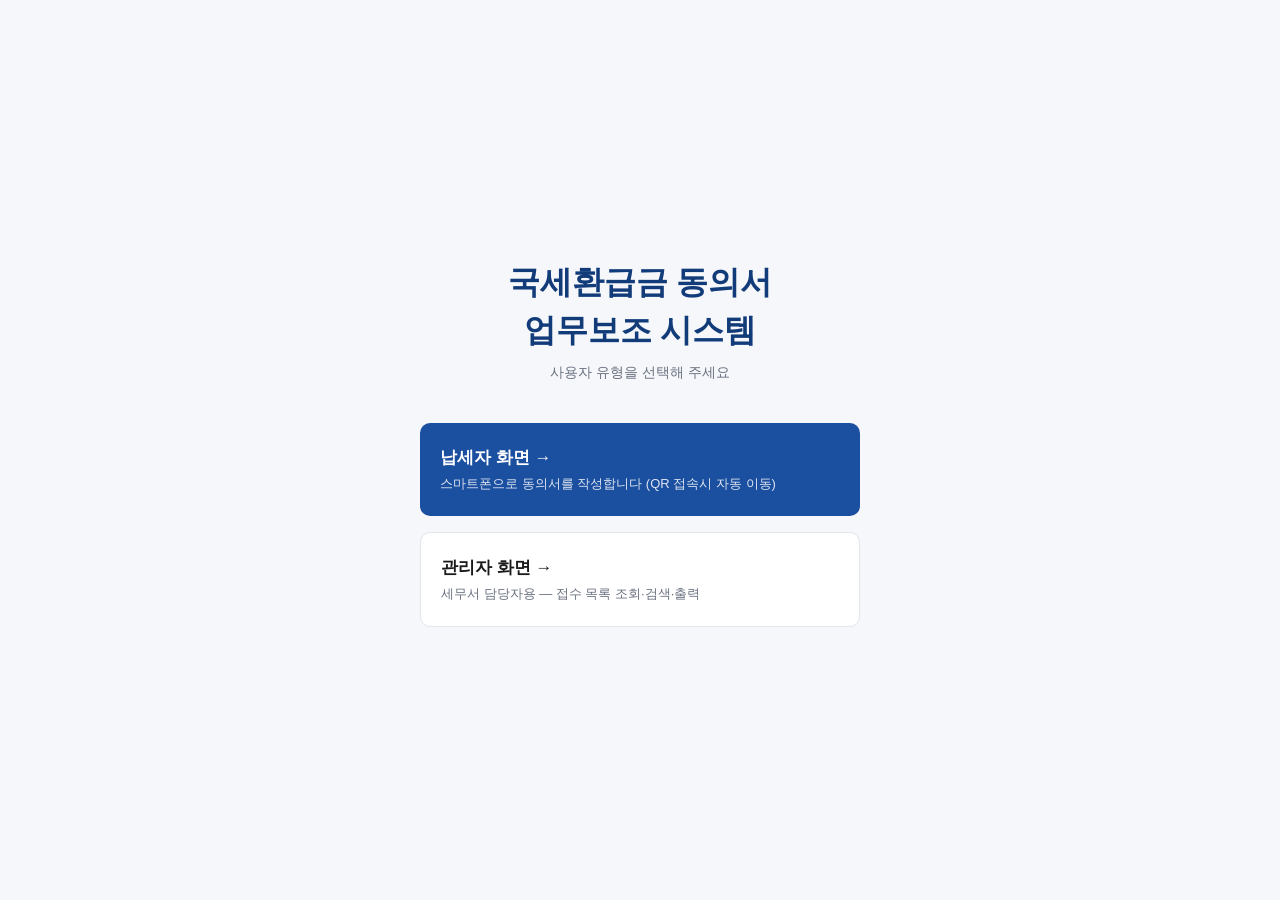
<file: index.html>
<!doctype html>
<html lang="ko">
<head>
<meta charset="UTF-8">
<meta name="viewport" content="width=device-width, initial-scale=1.0">
<title>국세환급금 동의서 업무보조 시스템</title>
<link rel="stylesheet" href="css/common.css">
<style>
  .landing-wrap {
    max-width: 480px;
    margin: 0 auto;
    min-height: 100vh;
    padding: 60px 20px;
    display: flex;
    flex-direction: column;
    justify-content: center;
  }
  .landing-title { text-align: center; margin-bottom: 8px; }
  .landing-sub { text-align: center; color: var(--color-text-muted); margin-bottom: 40px; font-size: 14px; }
  .landing-btn {
    display: block; padding: 22px 20px; border-radius: var(--radius);
    text-decoration: none; margin-bottom: 16px; text-align: left;
  }
  .landing-btn-taxpayer { background: var(--color-primary); color: #fff; }
  .landing-btn-taxpayer .landing-btn-title { color: #fff; }
  .landing-btn-taxpayer .landing-btn-desc { color: rgba(255,255,255,0.85); }
  .landing-btn-admin { background: #fff; border: 1px solid var(--color-border); color: var(--color-text); }
  .landing-btn-title { font-size: 17px; font-weight: 700; margin-bottom: 4px; }
  .landing-btn-desc { font-size: 13px; color: var(--color-text-muted); }
</style>
</head>
<body>
<div class="landing-wrap">
  <h1 class="landing-title">국세환급금 동의서<br>업무보조 시스템</h1>
  <p class="landing-sub">사용자 유형을 선택해 주세요</p>

  <a href="taxpayer/index.html" class="landing-btn landing-btn-taxpayer">
    <div class="landing-btn-title">납세자 화면 &rarr;</div>
    <div class="landing-btn-desc">스마트폰으로 동의서를 작성합니다 (QR 접속시 자동 이동)</div>
  </a>

  <a href="admin/index.html" class="landing-btn landing-btn-admin">
    <div class="landing-btn-title">관리자 화면 &rarr;</div>
    <div class="landing-btn-desc">세무서 담당자용 — 접수 목록 조회·검색·출력</div>
  </a>
</div>

<script>
  // QR/URL에 ?ref=참조번호 가 붙어 접속한 경우, 납세자 화면으로 바로 넘겨준다
  const params = new URLSearchParams(window.location.search);
  const ref = params.get('ref');
  if (ref) {
    window.location.href = 'taxpayer/index.html?ref=' + encodeURIComponent(ref);
  }
</script>
</body>
</html>
</file>
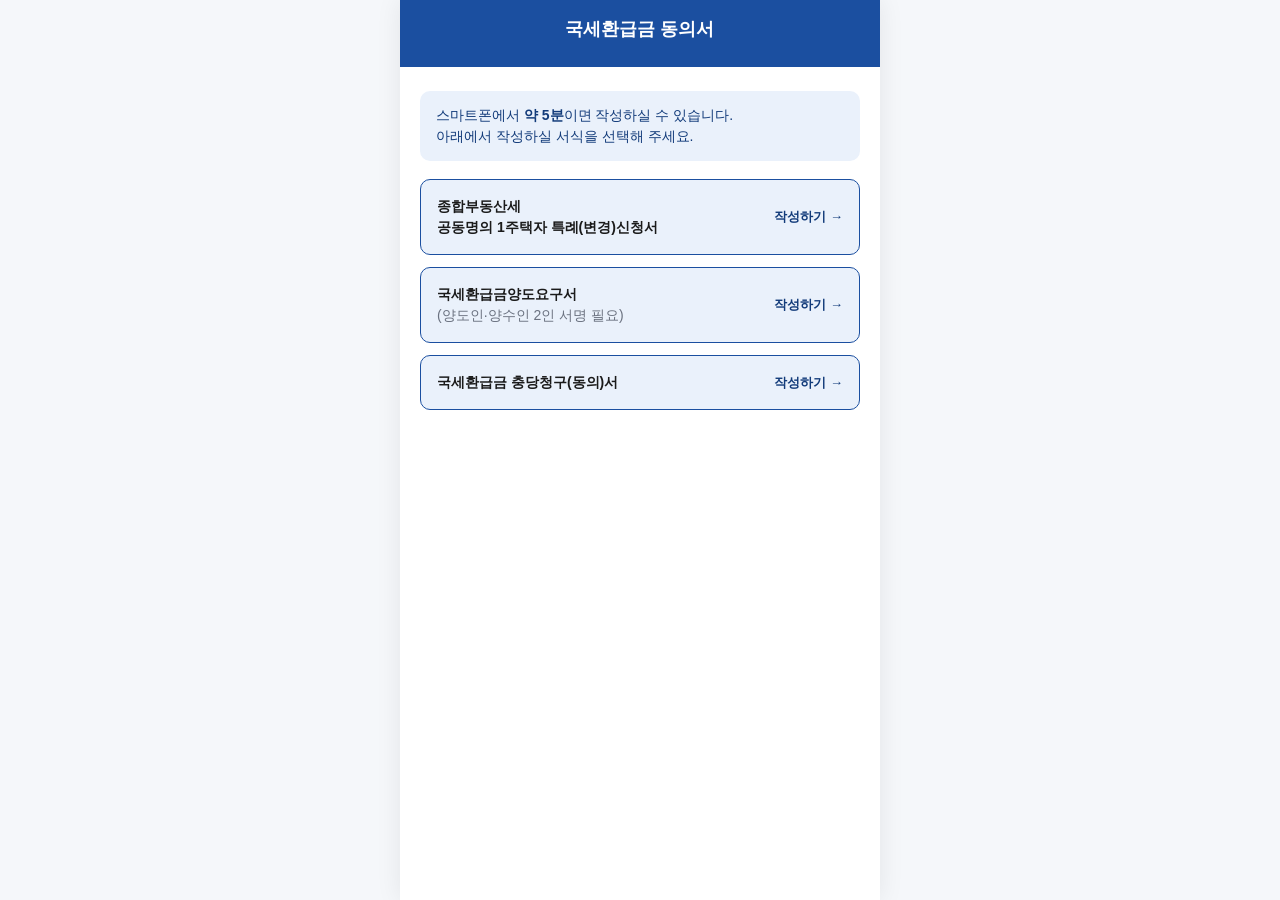
<file: taxpayer/index.html>
<!doctype html>
<html lang="ko">
<head>
<meta charset="UTF-8">
<meta name="viewport" content="width=device-width, initial-scale=1.0, maximum-scale=1.0, user-scalable=no">
<title>국세환급금 동의서 작성</title>
<link rel="stylesheet" href="../css/common.css">
<link rel="stylesheet" href="../css/mobile.css">
<style>
  .form-select-item {
    display: flex; justify-content: space-between; align-items: center;
    padding: 16px; border: 1px solid var(--color-border); border-radius: var(--radius);
    margin-bottom: 12px; text-decoration: none; color: var(--color-text);
  }
  .form-select-item.available { border-color: var(--color-primary); background: var(--color-primary-light); }
  .form-select-item.disabled { opacity: 0.55; }
  .form-select-item .name { font-weight: 700; font-size: 14px; }
  .form-select-item .status { font-size: 13px; font-weight: 700; white-space: nowrap; margin-left: 10px; }
</style>
</head>
<body>
<div class="mobile-container">
  <div class="mobile-header">
    <h1>국세환급금 동의서</h1>
  </div>

  <div class="step-content">
    <div class="info-box">
      스마트폰에서 <b>약 5분</b>이면 작성하실 수 있습니다.<br>
      아래에서 작성하실 서식을 선택해 주세요.
    </div>

    <div id="ref-info" class="warn-box" style="display:none;">
      담당 세무서 접수 참조번호: <b id="ref-display"></b>
    </div>

    <a href="form.html" class="form-select-item available" id="link-form-b">
      <span class="name">종합부동산세<br>공동명의 1주택자 특례(변경)신청서</span>
      <span class="status" style="color:var(--color-primary-dark);">작성하기 &rarr;</span>
    </a>

    <a href="form-a.html" class="form-select-item available" id="link-form-a">
      <span class="name">국세환급금양도요구서<br><span class="text-muted" style="font-weight:400;">(양도인·양수인 2인 서명 필요)</span></span>
      <span class="status" style="color:var(--color-primary-dark);">작성하기 &rarr;</span>
    </a>

    <a href="form-c.html" class="form-select-item available" id="link-form-c">
      <span class="name">국세환급금 충당청구(동의)서</span>
      <span class="status" style="color:var(--color-primary-dark);">작성하기 &rarr;</span>
    </a>
  </div>
</div>

<script>
  // QR 스캔/링크 접속시 ?ref=참조번호 형태로 전달된 경우, 다음 화면까지 전달
  const params = new URLSearchParams(window.location.search);
  const ref = params.get('ref');
  if (ref) {
    document.getElementById('ref-info').style.display = 'block';
    document.getElementById('ref-display').textContent = ref;
    document.getElementById('link-form-b').href = 'form.html?ref=' + encodeURIComponent(ref);
    document.getElementById('link-form-a').href = 'form-a.html?ref=' + encodeURIComponent(ref);
    document.getElementById('link-form-c').href = 'form-c.html?ref=' + encodeURIComponent(ref);
  }
</script>
</body>
</html>
</file>
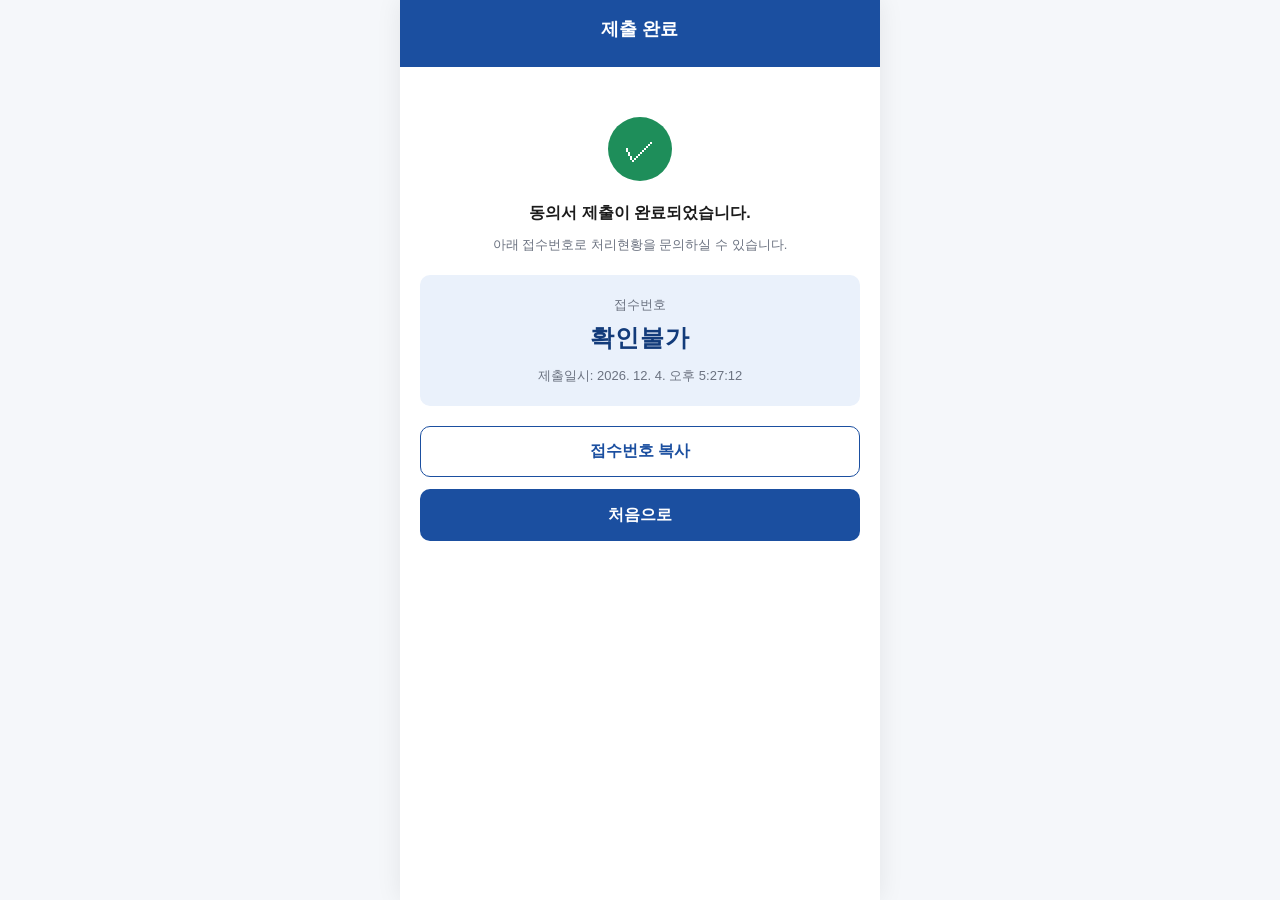
<file: taxpayer/complete.html>
<!doctype html>
<html lang="ko">
<head>
<meta charset="UTF-8">
<meta name="viewport" content="width=device-width, initial-scale=1.0, maximum-scale=1.0">
<title>제출 완료</title>
<link rel="stylesheet" href="../css/common.css">
<link rel="stylesheet" href="../css/mobile.css">
</head>
<body>
<div class="mobile-container">
  <div class="mobile-header"><h1>제출 완료</h1></div>

  <div class="step-content" style="padding-top:10px;">
    <div class="complete-icon">✓</div>
    <p class="text-center" style="font-size:16px; font-weight:600;">동의서 제출이 완료되었습니다.</p>
    <p class="text-center text-sm text-muted">아래 접수번호로 처리현황을 문의하실 수 있습니다.</p>

    <div class="reception-box">
      <div class="text-sm text-muted" style="margin-bottom:6px;">접수번호</div>
      <div class="number" id="reception-number">-</div>
      <div class="text-sm text-muted" style="margin-top:10px;" id="submitted-at"></div>
    </div>

    <button class="btn btn-secondary btn-block" id="copy-btn" style="margin-bottom:12px;">접수번호 복사</button>
    <a href="index.html" class="btn btn-primary btn-block">처음으로</a>
  </div>
</div>

<script>
  const receptionNumber = sessionStorage.getItem('lastReceptionNumber') || '확인불가';
  document.getElementById('reception-number').textContent = receptionNumber;
  document.getElementById('submitted-at').textContent = '제출일시: ' + new Date().toLocaleString('ko-KR');

  document.getElementById('copy-btn').addEventListener('click', async () => {
    try {
      await navigator.clipboard.writeText(receptionNumber);
      const btn = document.getElementById('copy-btn');
      const original = btn.textContent;
      btn.textContent = '복사되었습니다';
      setTimeout(() => { btn.textContent = original; }, 1500);
    } catch (e) {
      alert('복사에 실패했습니다. 접수번호를 직접 메모해 주세요: ' + receptionNumber);
    }
  });
</script>
</body>
</html>
</file>
<file: css/common.css>
/* ============================================================
   공통 스타일 - 국세환급금 동의서 시스템
   디자인 방향: 공공기관 업무용 + 깔끔함 + 신뢰감 (화이트 + 블루)
   ============================================================ */

:root {
  --color-primary: #1B4FA0;
  --color-primary-dark: #123B7A;
  --color-primary-light: #EAF1FB;
  --color-bg: #FFFFFF;
  --color-page-bg: #F5F7FA;
  --color-text: #1B1B1B;
  --color-text-muted: #6B7280;
  --color-border: #E2E5EA;
  --color-danger: #D64545;
  --color-danger-bg: #FDEDED;
  --color-success: #1E8E5A;
  --radius: 10px;
  --font-base: 'Pretendard', 'Malgun Gothic', 'Apple SD Gothic Neo', -apple-system, sans-serif;
}

* { box-sizing: border-box; }
html, body { margin: 0; padding: 0; }

body {
  font-family: var(--font-base);
  color: var(--color-text);
  background: var(--color-page-bg);
  line-height: 1.5;
  -webkit-text-size-adjust: 100%;
}

h1, h2, h3 { margin: 0 0 12px; color: var(--color-primary-dark); }
p { margin: 0 0 10px; }
a { color: var(--color-primary); }

/* 버튼 */
.btn {
  display: inline-block;
  padding: 14px 22px;
  border-radius: var(--radius);
  border: none;
  font-size: 16px;
  font-weight: 600;
  cursor: pointer;
  text-align: center;
  text-decoration: none;
  font-family: inherit;
  transition: background .15s;
}
.btn-primary { background: var(--color-primary); color: #fff; }
.btn-primary:hover, .btn-primary:active { background: var(--color-primary-dark); }
.btn-secondary { background: #fff; color: var(--color-primary); border: 1px solid var(--color-primary); }
.btn-danger { background: #fff; color: var(--color-danger); border: 1px solid var(--color-danger); }
.btn-outline { background: #F5F7FA; color: var(--color-text); border: 1px solid var(--color-border); }
.btn-outline:hover, .btn-outline:active { background: #E8ECF2; }
.btn-block { display: block; width: 100%; }
.btn-sm { padding: 8px 14px; font-size: 13px; }
.btn:disabled { background: #C6CCD6 !important; color: #fff !important; border: none !important; cursor: not-allowed; }

/* 폼 요소 */
.field { margin-bottom: 18px; }
.field label { display: block; margin-bottom: 6px; font-weight: 600; font-size: 14px; }
.field input[type=text],
.field input[type=tel],
.field input[type=date],
.field select,
.field textarea {
  width: 100%;
  padding: 13px 14px;
  border: 1px solid var(--color-border);
  border-radius: var(--radius);
  font-size: 16px;
  font-family: inherit;
  background: #fff;
}
.field input:focus, .field select:focus, .field textarea:focus {
  outline: none;
  border-color: var(--color-primary);
  box-shadow: 0 0 0 3px var(--color-primary-light);
}
.field .required::after { content: ' *'; color: var(--color-danger); }
.field .hint { font-size: 12px; color: var(--color-text-muted); margin-top: 4px; }
.field .error-msg { color: var(--color-danger); font-size: 13px; margin-top: 5px; display: none; }
.field.has-error input,
.field.has-error select { border-color: var(--color-danger); background: var(--color-danger-bg); }
.field.has-error .error-msg { display: block; }

.radio-group { display: flex; flex-direction: column; gap: 10px; }
.radio-item, .checkbox-item {
  display: flex; align-items: flex-start; gap: 10px;
  padding: 14px; border: 1px solid var(--color-border);
  border-radius: var(--radius); cursor: pointer;
}
.radio-item input, .checkbox-item input { margin-top: 3px; width: 18px; height: 18px; flex-shrink: 0; }
.radio-item.selected, .checkbox-item.checked { border-color: var(--color-primary); background: var(--color-primary-light); }
.radio-item .item-title, .checkbox-item .item-title { font-weight: 600; font-size: 15px; }
.radio-item .item-desc, .checkbox-item .item-desc { font-size: 13px; color: var(--color-text-muted); margin-top: 3px; }

/* 카드/박스 */
.card { background: #fff; border-radius: var(--radius); padding: 20px; box-shadow: 0 1px 3px rgba(0,0,0,0.06); }
.info-box { background: var(--color-primary-light); border-radius: var(--radius); padding: 14px 16px; font-size: 14px; color: var(--color-primary-dark); margin-bottom: 18px; }
.warn-box { background: #FFF4E0; border-radius: var(--radius); padding: 14px 16px; font-size: 14px; color: #8A5300; margin-bottom: 18px; }
.error-box { background: var(--color-danger-bg); border-radius: var(--radius); padding: 14px 16px; font-size: 14px; color: var(--color-danger); margin-bottom: 18px; }

/* 요약 행 */
.summary-row { display: flex; justify-content: space-between; padding: 11px 0; border-bottom: 1px solid var(--color-border); font-size: 14px; gap: 12px; }
.summary-row:last-child { border-bottom: none; }
.summary-row .label { color: var(--color-text-muted); flex-shrink: 0; }
.summary-row .value { font-weight: 600; text-align: right; }

/* 상태 뱃지 */
.badge { display: inline-block; padding: 4px 11px; border-radius: 999px; font-size: 12px; font-weight: 700; white-space: nowrap; }
.badge-신규 { background: #E8F0FE; color: #1B4FA0; }
.badge-확인중 { background: #FFF4E0; color: #B8720A; }
.badge-확인완료 { background: #E6F6EE; color: #1E8E5A; }
.badge-출력완료 { background: #EDE7F9; color: #6A3FBF; }
.badge-처리완료 { background: #E9ECEF; color: #495057; }

.text-muted { color: var(--color-text-muted); }
.text-center { text-align: center; }
.text-sm { font-size: 13px; }
.mt-0 { margin-top: 0; }
.mb-0 { margin-bottom: 0; }
</file>
<file: css/mobile.css>
/* ============================================================
   납세자 모바일 화면 전용 스타일
   ============================================================ */

.mobile-container {
  max-width: 480px;
  margin: 0 auto;
  min-height: 100vh;
  background: #fff;
  position: relative;
}

@media (min-width: 480px) {
  .mobile-container { box-shadow: 0 0 24px rgba(0,0,0,0.08); }
}

.mobile-header {
  position: sticky; top: 0; z-index: 10;
  background: var(--color-primary); color: #fff;
  padding: 16px 20px 14px;
}
.mobile-header h1 { color: #fff; font-size: 18px; margin: 0 0 10px; text-align: center; }
.header-back-link {
  display: inline-block; font-size: 13px; color: rgba(255,255,255,0.92);
  text-decoration: none; padding: 4px 10px 4px 0; margin-bottom: 4px;
  cursor: pointer; background: none; border: none; font-family: inherit;
}
.header-back-link:hover, .header-back-link:active { color: #fff; text-decoration: underline; }
.progress-bar { height: 5px; background: rgba(255,255,255,0.25); border-radius: 3px; overflow: hidden; }
.progress-bar-fill { height: 100%; background: #fff; border-radius: 3px; transition: width .25s ease; }
.step-label { font-size: 12px; color: rgba(255,255,255,0.9); margin-top: 8px; text-align: center; }

.step-content { padding: 24px 20px 140px; }
.step-panel { display: none; }
.step-panel.active { display: block; }

.step-nav {
  position: fixed; bottom: 0; left: 0; right: 0;
  display: flex; justify-content: center;
  background: transparent; pointer-events: none;
}
.step-nav-inner {
  width: 100%; max-width: 480px;
  background: #fff; border-top: 1px solid var(--color-border);
  padding: 8px 20px calc(12px + env(safe-area-inset-bottom));
  display: flex; flex-direction: column; gap: 6px;
  pointer-events: auto;
}
.step-nav-buttons { display: flex; gap: 10px; }
.step-nav-buttons .btn { flex: 1; }
.step-nav-buttons .btn-prev { flex: 0 0 30%; }

/* 하단 서식선택 서브링크 - 스크롤과 무관하게 항상 노출 */
.step-nav-back-link {
  display: block; text-align: center; font-size: 12px;
  color: var(--color-text-muted); text-decoration: none;
  background: none; border: none; padding: 2px 0 4px; cursor: pointer;
  font-family: inherit; line-height: 1.3;
}
.step-nav-back-link:hover, .step-nav-back-link:active {
  color: var(--color-primary); text-decoration: underline;
}

/* 전자서명 캔버스 */
.signature-pad-wrap {
  border: 2px dashed var(--color-border);
  border-radius: var(--radius);
  position: relative;
  touch-action: none;
  background: #FAFBFD;
}
.signature-pad-wrap.signed { border-style: solid; border-color: var(--color-primary); background: #fff; }
.signature-pad-wrap canvas { width: 100%; height: 220px; display: block; touch-action: none; border-radius: var(--radius); }
.signature-placeholder {
  position: absolute; top: 50%; left: 50%; transform: translate(-50%,-50%);
  color: var(--color-text-muted); pointer-events: none; font-size: 14px; text-align: center;
}
.signature-actions { display: flex; justify-content: flex-end; margin-top: 8px; }

/* 완료 화면 */
.complete-icon { width: 64px; height: 64px; border-radius: 50%; background: var(--color-success); color: #fff; display: flex; align-items: center; justify-content: center; font-size: 32px; margin: 40px auto 20px; }
.reception-box { background: var(--color-primary-light); border-radius: var(--radius); padding: 20px; text-align: center; margin: 20px 0; }
.reception-box .number { font-size: 24px; font-weight: 800; color: var(--color-primary-dark); letter-spacing: 1px; }
</file>
